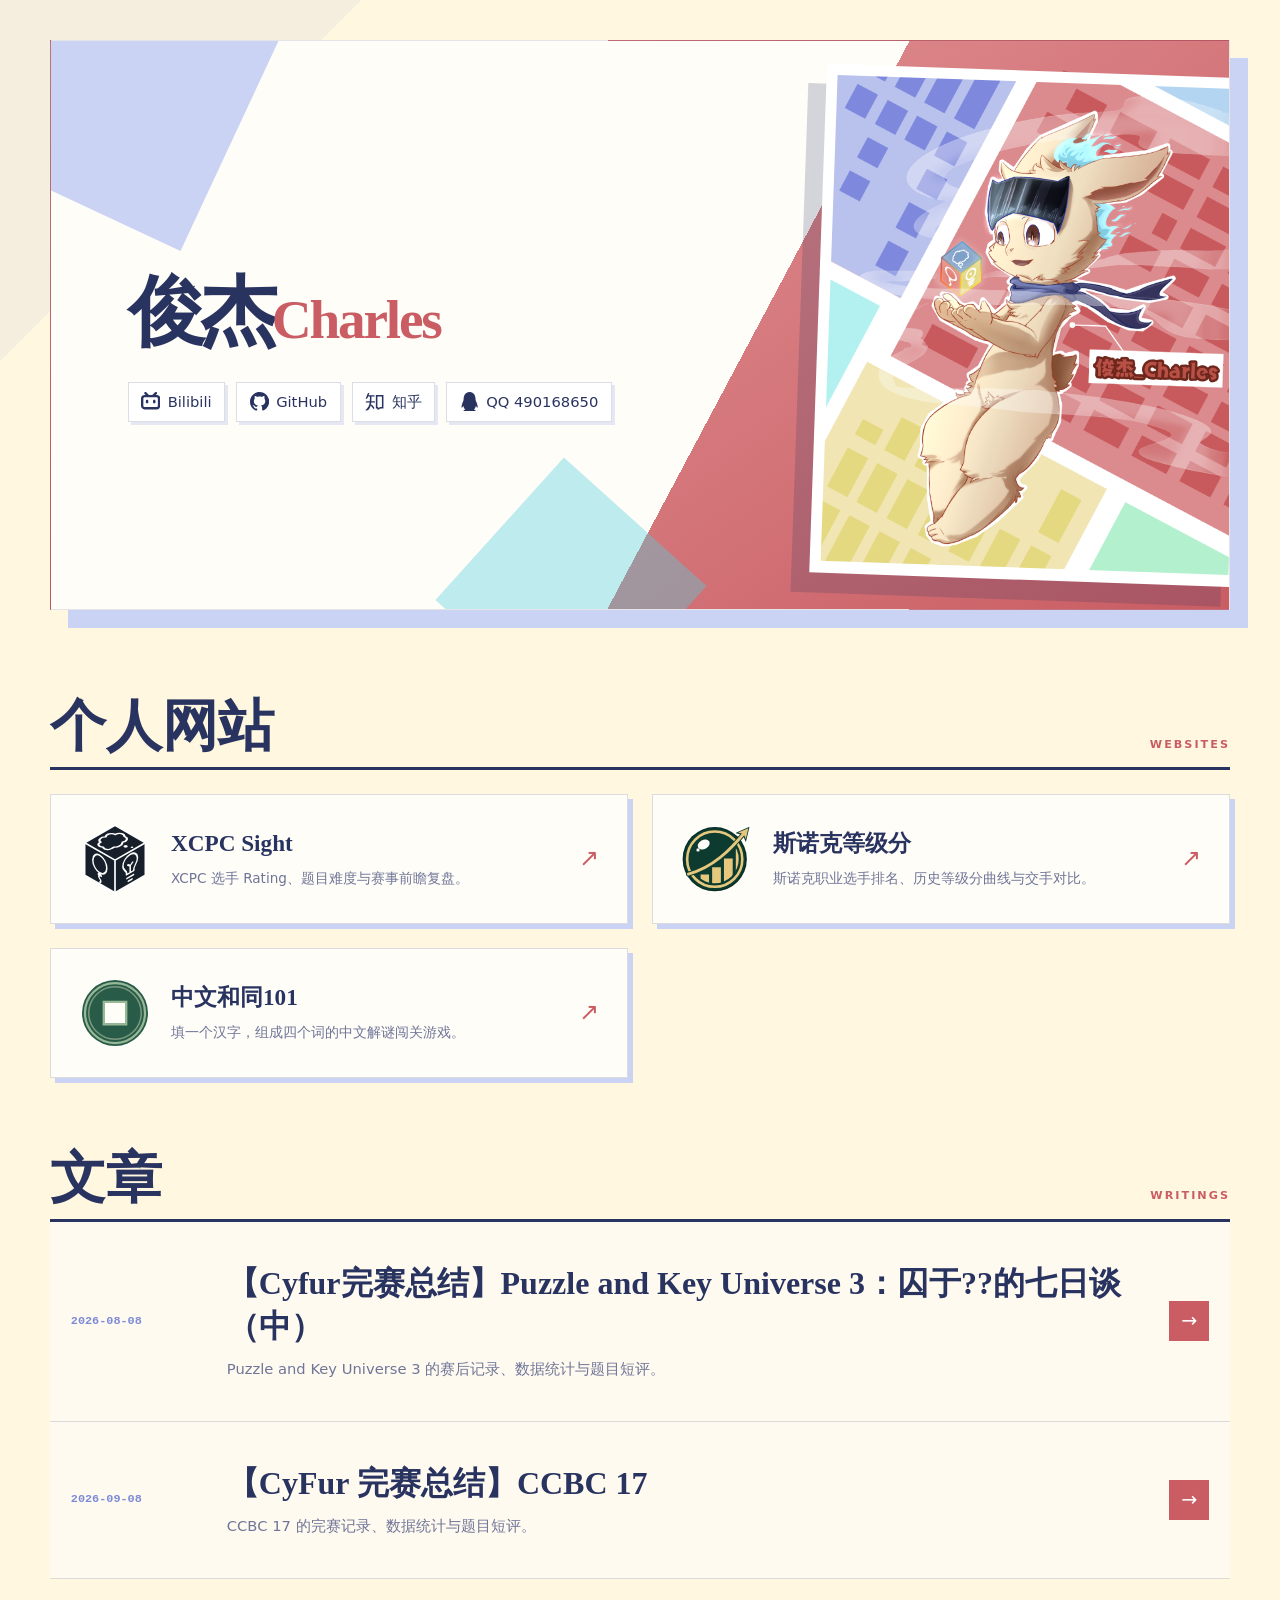
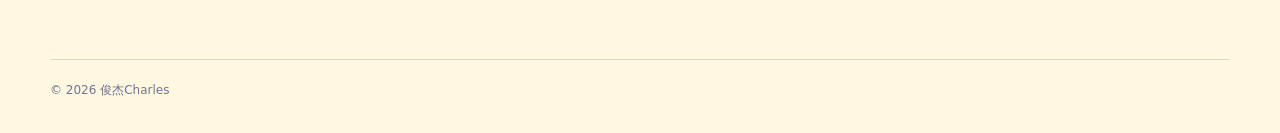
<file: index.html>
<!doctype html>
<html lang="zh-CN">
<head>
  <meta charset="utf-8">
  <meta name="viewport" content="width=device-width, initial-scale=1">
  <meta name="description" content="俊杰Charles 的个人博客。">
  <meta name="theme-color" content="#faf9f6">
  <title>俊杰Charles</title>
  <link rel="stylesheet" href="assets/styles.css">
</head>
<body>
  <main class="page">
    <header class="site-header">
      <div class="hero-pattern" aria-hidden="true"><i></i><i></i><i></i><i></i><i></i><i></i></div>
      <div class="profile-copy">
        <div class="site-title">俊杰<span>Charles</span></div>
        <div class="profile-links" aria-label="个人页面">
          <!-- Brand icons: Font Awesome Free 7.3.1 (CC BY 4.0). -->
          <a href="https://space.bilibili.com/4059269" target="_blank" rel="noopener noreferrer">
            <svg class="brand-icon" viewBox="0 0 512 512" aria-hidden="true"><path d="M488.6 104.1c16.7 18.1 24.4 39.7 23.3 65.7v202.4c-.4 26.4-9.2 48.1-26.5 65.1-17.2 17-39.1 25.9-65.5 26.7H92c-26.4-.8-48.2-9.8-65.3-27.2-17.1-17.4-26-40.3-26.7-68.6V169.8c.8-26 9.7-47.6 26.7-65.7C43.8 87.8 65.5 78.8 92 78h29.4L96 52.2c-5.7-5.7-8.6-13-8.6-21.8S90.3 14.3 96 8.6 109 0 117.9 0s16.1 2.9 21.9 8.6L213.1 78h88l74.5-69.4C381.7 2.9 389.2 0 398 0s16.1 2.9 21.9 8.6c5.7 5.7 8.6 13 8.6 21.8s-2.9 16.1-8.6 21.8L394.6 78h29.3c26.4.8 48 9.8 64.7 26.1Zm-38.8 69.7c-.4-9.6-3.7-17.4-10.7-23.5-5.2-6.1-14-9.4-22.7-9.8H96c-9.6.4-17.4 3.7-23.6 9.8-6.1 6.1-9.4 13.9-9.8 23.5v194.4c0 9.2 3.3 17 9.8 23.5s14.4 9.8 23.6 9.8h320.4c9.2 0 17-3.3 23.3-9.8s9.7-14.3 10.1-23.5V173.8ZM185.5 216.5c6.3 6.3 9.7 14.1 10.1 23.2V273c-.4 9.2-3.7 16.9-9.8 23.2-6.2 6.3-14 9.5-23.6 9.5s-17.5-3.2-23.6-9.5-9.4-14-9.8-23.2v-33.3c.4-9.1 3.8-16.9 10.1-23.2s13.2-9.6 23.3-10c9.2.4 17 3.7 23.3 10Zm191.5 0c6.3 6.3 9.7 14.1 10.1 23.2V273c-.4 9.2-3.7 16.9-9.8 23.2s-14 9.5-23.6 9.5-17.4-3.2-23.6-9.5c-7-6.3-9.4-14-9.7-23.2v-33.3c.3-9.1 3.7-16.9 10-23.2s14.1-9.6 23.3-10c9.2.4 17 3.7 23.3 10Z"/></svg>
            <span>Bilibili</span>
          </a>
          <a href="https://github.com/JunjieCharles" target="_blank" rel="noopener noreferrer">
            <svg class="brand-icon" viewBox="0 0 512 512" aria-hidden="true"><path d="M216.5 362.5c-66-8-112.5-55.5-112.5-117 0-25 9-52 24-70-6.5-16.5-5.5-51.5 2-66 20-2.5 47 8 63 22.5 19-6 39-9 63.5-9s44.5 3 62.5 8.5c15.5-14 43-24.5 63-22 7 13.5 8 48.5 1.5 65.5 16 19 24.5 44.5 24.5 70.5 0 61.5-46.5 108-113.5 116.5 17 11 28.5 35 28.5 62.5v52c1 15.5 13.5 24 28.5 18C441 459.5 512 369 512 257 512 115.5 397 0 255.5 0S0 115.5 0 257c0 111 70.5 203 165.5 237.5 13.5 5 26.5-4 26.5-17.5v-40c-7 3-16 5-24 5-33 0-52.5-18-66.5-51.5-5.5-13.5-11.5-21.5-23-23-6-.5-8-3-8-6 0-6 10-10.5 20-10.5 14.5 0 27 9 40 27.5 10 14.5 20.5 21 33 21s20.5-4.5 32-16c8.5-8.5 15-16 21-21Z"/></svg>
            <span>GitHub</span>
          </a>
          <a href="https://www.zhihu.com/people/Charles_Chan" target="_blank" rel="noopener noreferrer">
            <svg class="brand-icon" viewBox="0 100 300 310" aria-hidden="true"><path d="M170.5 148.1v217.5h23.4l7.7 26.4 42-26.4h49.5V148.1H170.5Zm97.8 193.9h-27.9l-27.9 17.5-5.1-17.5h-11.9V171.7h72.8V342ZM149.8 247.7H97.5c1.7-27.1 2.2-51.6 2.2-73.5h51.2s2-22.6-8.6-22.3H53.8c3.5-13.1 7.9-26.7 13.1-40.7 0 0-24.1 0-32.3 21.6-3.4 8.9-13.2 43.1-30.7 78.1 5.9-.6 25.4-1.2 36.8-22.2 2.1-5.9 2.5-6.7 5.1-14.5h28.9c0 10.5-1.2 66.9-1.7 73.4H20.7c-11.7 0-15.6 23.6-15.6 23.6h65.6c-4.4 49.9-28 91.9-70.8 125.1 20.5 5.9 40.9-.9 51-9.9 0 0 23-20.9 35.6-69.3l54 64.9s7.9-26.9-1.2-40c-7.6-8.9-28.1-33.1-36.8-41.8L87.9 312c4.4-14 7-27.6 7.9-40.7h61.6s-.1-23.6-7.6-23.6Z"/></svg>
            <span>知乎</span>
          </a>
          <span>
            <svg class="brand-icon" viewBox="0 0 448 512" aria-hidden="true"><path d="M434.1 420.4c-11.5 1.4-44.9-52.7-44.9-52.7 0 31.3-16.1 72.2-51 101.8 16.8 5.2 54.8 19.2 45.8 34.4-7.3 12.3-125.5 7.9-159.6 4-34.1 3.8-152.3 8.3-159.6-4-9-15.2 28.9-29.2 45.8-34.4-34.9-29.5-51.1-70.4-51.1-101.8 0 0-33.3 54.1-44.9 52.7-5.4-.6-12.4-29.6 9.3-99.7 10.3-33 22-60.5 40.1-105.8-3.1-116.9 45.2-215 160.3-215 113.7 0 163.2 96.1 160.3 215 18.1 45.2 29.9 72.9 40.1 105.8 21.8 70.1 14.7 99.1 9.3 99.7Z"/></svg>
            <span>QQ 490168650</span>
          </span>
        </div>
      </div>
      <figure class="character-card">
        <img src="assets/charles-character.jpg" alt="俊杰Charles 的个人设定图" width="1720" height="2048">
      </figure>
    </header>

    <section class="websites" aria-labelledby="websites-title">
      <div class="section-title">
        <h2 id="websites-title">个人网站</h2>
        <span>WEBSITES</span>
      </div>
      <ul class="website-list">
        <li>
          <a class="website-card" href="https://junjiecharles.github.io/xcpc-sight/" target="_blank" rel="noopener noreferrer">
            <img class="website-logo" src="assets/xcpc-sight.svg" alt="" width="72" height="72">
            <div class="website-copy">
              <h3>XCPC Sight</h3>
              <p>XCPC 选手 Rating、题目难度与赛事前瞻复盘。</p>
            </div>
            <span class="website-arrow" aria-hidden="true">↗</span>
          </a>
        </li>
        <li>
          <a class="website-card" href="https://junjiecharles.github.io/snooker-rating/" target="_blank" rel="noopener noreferrer">
            <img class="website-logo" src="assets/snooker-rating.svg" alt="" width="72" height="72">
            <div class="website-copy">
              <h3>斯诺克等级分</h3>
              <p>斯诺克职业选手排名、历史等级分曲线与交手对比。</p>
            </div>
            <span class="website-arrow" aria-hidden="true">↗</span>
          </a>
        </li>
        <li>
          <a class="website-card" href="https://junjiecharles.github.io/puzzle/word-kanji/" target="_blank" rel="noopener noreferrer">
            <img class="website-logo" src="assets/word-kanji.svg" alt="" width="72" height="72">
            <div class="website-copy">
              <h3>中文和同101</h3>
              <p>填一个汉字，组成四个词的中文解谜闯关游戏。</p>
            </div>
            <span class="website-arrow" aria-hidden="true">↗</span>
          </a>
        </li>
      </ul>
    </section>

    <section aria-labelledby="posts-title">
      <div class="section-title">
        <h1 id="posts-title">文章</h1>
        <span>WRITINGS</span>
      </div>
      <ol class="post-list">
        <li>
          <article>
            <time datetime="2026-08-08">2026-08-08</time>
            <div>
              <h2><a href="posts/pku3-mid-summary.html">【Cyfur完赛总结】Puzzle and Key Universe 3：囚于??的七日谈（中）</a></h2>
              <p>Puzzle and Key Universe 3 的赛后记录、数据统计与题目短评。</p>
            </div>
            <a class="arrow" href="posts/pku3-mid-summary.html" aria-label="阅读【Cyfur完赛总结】Puzzle and Key Universe 3：囚于??的七日谈（中）">→</a>
          </article>
        </li>
        <li>
          <article>
            <time datetime="2026-09-08">2026-09-08</time>
            <div>
              <h2><a href="posts/ccbc17-summary.html">【CyFur 完赛总结】CCBC 17</a></h2>
              <p>CCBC 17 的完赛记录、数据统计与题目短评。</p>
            </div>
            <a class="arrow" href="posts/ccbc17-summary.html" aria-label="阅读【CyFur 完赛总结】CCBC 17">→</a>
          </article>
        </li>
      </ol>
    </section>

    <footer>© 2026 俊杰Charles</footer>
  </main>
</body>
</html>
</file>
<file: assets/styles.css>
:root {
  color-scheme: light;
  --cream: #fff7df;
  --paper: #fffdf8;
  --navy: #293360;
  --blue: #7d8bd7;
  --blue-soft: #cbd3f4;
  --red: #c95d63;
  --red-soft: #e7a1a3;
  --cyan: #52cedd;
  --muted: #6f7597;
  --line: rgba(41, 51, 96, 0.16);
}

* { box-sizing: border-box; }

body {
  margin: 0;
  color: var(--navy);
  background: linear-gradient(135deg, rgba(125, 139, 215, 0.08) 0 12%, transparent 12%), var(--cream);
  font-family: Inter, "Noto Sans SC", "PingFang SC", "Microsoft YaHei", system-ui, sans-serif;
  line-height: 1.65;
}

.page {
  width: min(1180px, calc(100% - 3rem));
  margin: 0 auto;
  padding: 2.5rem 0 2rem;
}

.site-header {
  position: relative;
  display: grid;
  min-height: 570px;
  grid-template-columns: minmax(0, 1fr) minmax(360px, 470px);
  align-items: center;
  margin-bottom: 5.5rem;
  overflow: hidden;
  background: linear-gradient(118deg, var(--paper) 0 58%, transparent 58%), linear-gradient(145deg, var(--red-soft), var(--red));
  border: 1px solid rgba(41, 51, 96, 0.12);
  box-shadow: 18px 18px 0 var(--blue-soft);
}

.site-header::before {
  position: absolute;
  top: -9rem;
  left: -6rem;
  width: 19rem;
  height: 19rem;
  background: var(--blue-soft);
  content: "";
  transform: rotate(25deg);
}

.site-header::after {
  position: absolute;
  bottom: -5rem;
  left: 36%;
  width: 12rem;
  height: 12rem;
  background: rgba(82, 206, 221, 0.38);
  content: "";
  transform: rotate(42deg);
}

.hero-pattern {
  position: absolute;
  top: 3rem;
  right: 2rem;
  display: grid;
  grid-template-columns: repeat(3, 2.6rem);
  gap: 0.8rem;
  opacity: 0.34;
  transform: rotate(16deg);
}

.hero-pattern i { aspect-ratio: 1; background: #8c3540; }

.profile-copy {
  position: relative;
  z-index: 2;
  padding: clamp(2.5rem, 6vw, 5.5rem);
}

.site-title {
  display: flex;
  width: fit-content;
  flex-wrap: nowrap;
  align-items: baseline;
  margin-top: 3.05rem;
  color: var(--navy);
  font-family: Georgia, "Noto Serif SC", serif;
  font-size: clamp(2.7rem, 6vw, 5.4rem);
  font-weight: 700;
  letter-spacing: -0.065em;
  line-height: 0.95;
  white-space: nowrap;
}

.site-title span {
  color: var(--red);
  font-size: 0.72em;
  letter-spacing: -0.04em;
}

.profile-links {
  display: flex;
  flex-wrap: wrap;
  gap: 0.7rem;
  margin-top: 2rem;
  font-size: 0.92rem;
}

.profile-links a,
.profile-links > span {
  display: inline-flex;
  gap: 0.45rem;
  align-items: center;
  min-height: 2.45rem;
  padding: 0.45rem 0.78rem;
  color: var(--navy);
  background: #fff;
  border: 1px solid var(--line);
  box-shadow: 3px 3px 0 rgba(125, 139, 215, 0.2);
}

.profile-links a {
  text-decoration: none;
  transition: color 0.18s, transform 0.18s, box-shadow 0.18s;
}

.profile-links a:hover {
  color: var(--red);
  box-shadow: 5px 5px 0 rgba(201, 93, 99, 0.2);
  transform: translate(-2px, -2px);
}

.profile-links svg {
  width: 1.2rem;
  height: 1.2rem;
  flex: 0 0 auto;
  fill: none;
  stroke: currentColor;
  stroke-width: 1.8;
  stroke-linecap: round;
  stroke-linejoin: round;
}

.profile-links .brand-icon {
  fill: currentColor;
  stroke: none;
}

.character-card {
  position: relative;
  z-index: 1;
  width: min(100%, 430px);
  margin: 0 -1.2rem 0 auto;
  padding: 0.7rem;
  background: #fff;
  box-shadow: -18px 20px 0 rgba(41, 51, 96, 0.2);
  transform: rotate(2deg);
}

.character-card img { display: block; width: 100%; height: auto; }

.section-title {
  display: flex;
  align-items: end;
  justify-content: space-between;
  padding-bottom: 0.8rem;
  border-bottom: 3px solid var(--navy);
}

h1,
.section-title h2 {
  margin: 0;
  font-family: Georgia, "Noto Serif SC", serif;
  font-size: clamp(2.2rem, 5vw, 3.5rem);
  line-height: 1;
}

.section-title span {
  color: var(--red);
  font-size: 0.7rem;
  font-weight: 800;
  letter-spacing: 0.18em;
}

.websites { margin-bottom: 4.5rem; }

.website-list {
  display: grid;
  grid-template-columns: repeat(2, minmax(0, 1fr));
  gap: 1.5rem;
  margin: 1.5rem 0 0;
  padding: 0;
  list-style: none;
}

.website-card {
  display: grid;
  grid-template-columns: 72px minmax(0, 1fr) auto;
  gap: 1.25rem;
  align-items: center;
  height: 100%;
  padding: 1.75rem;
  color: var(--navy);
  background: var(--paper);
  border: 1px solid var(--line);
  box-shadow: 5px 5px 0 var(--blue-soft);
  text-decoration: none;
  transition: transform 0.18s, box-shadow 0.18s, border-color 0.18s;
}

.website-card:hover,
.website-card:focus-visible {
  border-color: var(--red);
  box-shadow: 7px 7px 0 var(--red-soft);
  transform: translate(-2px, -2px);
}

.website-card:focus-visible {
  outline: 2px solid var(--navy);
  outline-offset: 4px;
}

.website-logo {
  display: block;
  width: 72px;
  height: 72px;
  object-fit: contain;
}

.website-copy h3 {
  margin: 0;
  font-family: Georgia, "Noto Serif SC", serif;
  font-size: 1.45rem;
  line-height: 1.35;
}

.website-copy p {
  margin: 0.5rem 0 0;
  color: var(--muted);
  font-size: 0.85rem;
}

.website-arrow { color: var(--red); font-size: 1.5rem; }

.post-list { margin: 0; padding: 0; list-style: none; }

.post-list li {
  position: relative;
  background: rgba(255, 253, 248, 0.7);
  border-bottom: 1px solid var(--line);
}

.post-list li::before {
  position: absolute;
  top: 0;
  bottom: 0;
  left: 0;
  width: 0;
  background: var(--red);
  content: "";
  transition: width 0.18s;
}

.post-list li:hover::before { width: 5px; }

.post-list article {
  display: grid;
  grid-template-columns: 8rem minmax(0, 1fr) auto;
  gap: 1.75rem;
  align-items: center;
  padding: 2.5rem 1.3rem;
}

.post-list time {
  color: var(--blue);
  font-family: ui-monospace, "SFMono-Regular", Consolas, monospace;
  font-size: 0.74rem;
  font-weight: 700;
}

.post-list h2 {
  margin: 0;
  font-family: Georgia, "Noto Serif SC", serif;
  font-size: clamp(1.45rem, 3vw, 2rem);
  line-height: 1.35;
}

.post-list h2 a { color: var(--navy); text-decoration: none; }
.post-list h2 a:hover { color: var(--red); }

.post-list p {
  margin: 0.55rem 0 0;
  color: var(--muted);
  font-size: 0.92rem;
}

.arrow {
  display: grid;
  width: 2.5rem;
  height: 2.5rem;
  place-items: center;
  color: #fff;
  background: var(--red);
  font-size: 1.2rem;
  text-decoration: none;
}

footer {
  margin-top: 5rem;
  padding-top: 1.3rem;
  color: var(--muted);
  border-top: 1px solid var(--line);
  font-size: 0.75rem;
}

@media (max-width: 820px) {
  .page { width: min(100% - 2rem, 680px); padding-top: 1rem; }
  .site-header {
    min-height: 0;
    grid-template-columns: minmax(0, 1fr) minmax(180px, 42%);
    margin-bottom: 4rem;
    box-shadow: 9px 9px 0 var(--blue-soft);
  }
  .profile-copy { padding: 2.5rem 1.7rem; }
  .character-card { width: 100%; margin-right: -0.8rem; padding: 0.45rem; }
  .websites { margin-bottom: 3.5rem; }
  .website-list { grid-template-columns: 1fr; }
}

@media (max-width: 560px) {
  .site-header {
    display: flex;
    min-height: 500px;
    align-items: flex-end;
    background: linear-gradient(160deg, var(--paper) 0 56%, rgba(231, 161, 163, 0.94) 56%);
  }
  .profile-copy { z-index: 3; width: 100%; padding: 2rem 1.4rem; }
  .site-title { font-size: clamp(2.6rem, 12vw, 3.8rem); }
  .profile-links { max-width: 15rem; margin-top: 1.4rem; }
  .profile-links a, .profile-links > span { background: rgba(255,255,255,.9); }
  .character-card {
    position: absolute;
    z-index: 1;
    top: 1rem;
    right: -1rem;
    width: 47%;
    margin: 0;
    box-shadow: -8px 10px 0 rgba(41, 51, 96, 0.18);
  }
  .hero-pattern { right: 0; }
  .section-title { align-items: center; }
  .website-card { grid-template-columns: 56px minmax(0, 1fr) auto; gap: 0.9rem; padding: 1.25rem 1rem; }
  .website-logo { width: 56px; height: 56px; }
  .website-copy h3 { font-size: 1.25rem; }
  .post-list article {
    grid-template-columns: 1fr auto;
    gap: 0.7rem 1rem;
    padding: 1.7rem 0.7rem;
  }
  .post-list time { grid-column: 1 / -1; }
  .post-list p { font-size: 0.85rem; }
}

@media (prefers-reduced-motion: reduce) {
  *, *::before, *::after { transition: none !important; }
}
</file>
